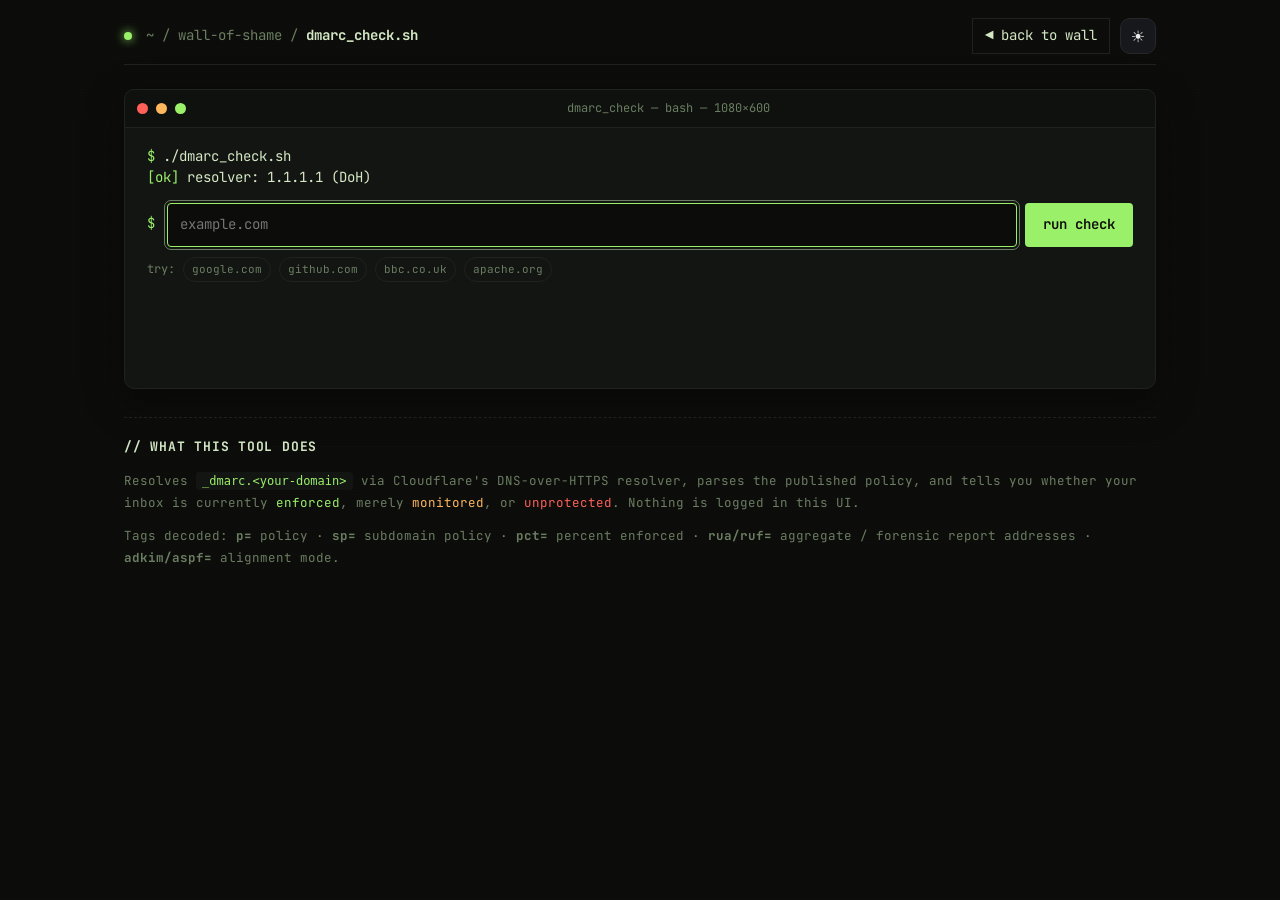
<file: docs/dmarc-check.html>
<!DOCTYPE html>
<html lang="en">
  <head>
    <meta charset="utf-8" />
    <meta name="viewport" content="width=device-width, initial-scale=1" />
    <title>DMARC checker (DNS-over-HTTPS) — DMARC Wall of Shame</title>
    <meta
      name="description"
      content="Look up _dmarc TXT for any domain via Cloudflare DNS-over-HTTPS. See if policy is reject, quarantine, none, or missing — free browser tool, no log."
    />
    <link rel="canonical" href="https://dmarcwallofshame.org/dmarc-check.html" />
    <meta property="og:type" content="website" />
    <meta property="og:site_name" content="DMARC Wall of Shame" />
    <meta property="og:title" content="DMARC policy checker (DoH)" />
    <meta
      property="og:description"
      content="Inspect _dmarc TXT records in the browser. Understand reject vs quarantine vs p=none vs no record."
    />
    <meta property="og:url" content="https://dmarcwallofshame.org/dmarc-check.html" />
    <meta name="twitter:card" content="summary" />
    <meta name="twitter:title" content="DMARC policy checker (DoH)" />
    <meta
      name="twitter:description"
      content="Inspect _dmarc TXT records in the browser using DNS-over-HTTPS."
    />
    <meta name="theme-color" content="#0c0d0a" />
    <link rel="icon" href="favicon.png" type="image/png" sizes="512x512" />
    <link rel="apple-touch-icon" href="favicon.png" />
    <link rel="preconnect" href="https://fonts.googleapis.com" />
    <link rel="preconnect" href="https://fonts.gstatic.com" crossorigin />
    <link
      href="https://fonts.googleapis.com/css2?family=JetBrains+Mono:wght@400;500;700&family=Geist:wght@400;500;600&display=swap"
      rel="stylesheet"
    />
    <link rel="stylesheet" href="css/site.css" />
    <script type="application/ld+json">
      {
        "@context": "https://schema.org",
        "@type": "WebApplication",
        "name": "DMARC Wall of Shame — domain checker",
        "url": "https://dmarcwallofshame.org/dmarc-check.html",
        "description": "Client-side DMARC record lookup via DNS-over-HTTPS (Cloudflare). Parses v=DMARC1 policy tags and explains enforcement posture.",
        "applicationCategory": "SecurityApplication",
        "browserRequirements": "Requires JavaScript. Uses public DNS-over-HTTPS API.",
        "offers": {
          "@type": "Offer",
          "price": "0",
          "priceCurrency": "USD"
        },
        "isPartOf": {
          "@type": "WebSite",
          "name": "DMARC Wall of Shame",
          "url": "https://dmarcwallofshame.org/"
        }
      }
    </script>
  </head>
  <body data-theme="dark">
    <noscript>
      <p class="noscript">This checker needs JavaScript to query DMARC records in your browser.</p>
    </noscript>
    <a class="skip-link" href="#domainInput">Skip to checker</a>
    <div class="scan" aria-hidden="true"></div>
    <main class="wrap" aria-labelledby="checkerTitle">
      <h1 class="sr-only" id="checkerTitle">DMARC policy checker</h1>
      <div class="topbar">
        <div class="left">
          <span class="dot" aria-hidden="true"></span>
          <span class="path" aria-hidden="true">~ / wall-of-shame / <b>dmarc_check.sh</b></span>
        </div>
        <div class="top-actions">
          <a class="back-btn" href="index.html">◀ back to wall</a>
          <button class="iconbtn" id="themeBtn" type="button" title="Toggle theme" aria-label="Toggle theme">◐</button>
        </div>
      </div>

      <section class="term-window" aria-labelledby="terminalTitle">
        <h2 class="sr-only" id="terminalTitle">Run a DMARC lookup</h2>
        <div class="term-chrome" aria-hidden="true">
          <span class="tlight r"></span><span class="tlight y"></span><span class="tlight g"></span>
          <span class="title">dmarc_check — bash — 1080×600</span>
        </div>
        <div class="term-body" id="termBody">
          <div aria-hidden="true">
            <span class="session-line"><span class="pmt">$</span> ./dmarc_check.sh</span>
            <span class="session-line"><span class="ok">[ok]</span> resolver: 1.1.1.1 (DoH)</span>
          </div>

          <form id="checkForm" class="check-form">
            <span class="dollar" aria-hidden="true">$</span>
            <label class="sr-only" for="domainInput">Domain to check</label>
            <input
              id="domainInput"
              type="text"
              placeholder="example.com"
              autocomplete="off"
              spellcheck="false"
              inputmode="url"
              aria-describedby="domainHelp"
              aria-errormessage="domainError"
              aria-invalid="false"
            />
            <button type="submit" id="runBtn" aria-controls="resultArea">run check</button>
          </form>
          <p class="sr-only" id="domainHelp">Enter a domain such as example.com, without a path or email address.</p>
          <p class="sr-only" id="domainError"></p>

          <div class="quick" id="quickPicks" role="group" aria-label="Example domains">
            <span class="mute">try:</span>
            <button type="button" class="chip" data-d="google.com" aria-label="Check google.com">google.com</button>
            <button type="button" class="chip" data-d="github.com" aria-label="Check github.com">github.com</button>
            <button type="button" class="chip" data-d="bbc.co.uk" aria-label="Check bbc.co.uk">bbc.co.uk</button>
            <button type="button" class="chip" data-d="apache.org" aria-label="Check apache.org">apache.org</button>
          </div>

          <div class="result-area" id="resultArea" role="status" aria-live="polite" aria-busy="false"></div>
        </div>
      </section>

      <div class="help" id="help">
        <h2>// what this tool does</h2>
        <p>
          Resolves <code>_dmarc.&lt;your-domain&gt;</code> via Cloudflare's DNS-over-HTTPS resolver, parses the published
          policy, and tells you whether your inbox is currently <span class="ok">enforced</span>, merely
          <span class="wn">monitored</span>, or <span class="hl">unprotected</span>. Nothing is logged in this UI.
        </p>
        <p>
          Tags decoded: <b>p=</b> policy · <b>sp=</b> subdomain policy · <b>pct=</b> percent enforced ·
          <b>rua/ruf=</b> aggregate / forensic report addresses · <b>adkim/aspf=</b> alignment mode.
        </p>
      </div>
    </main>
    <script src="js/shared.js"></script>
    <script src="js/dmarc-check.js"></script>
  </body>
</html>
</file>
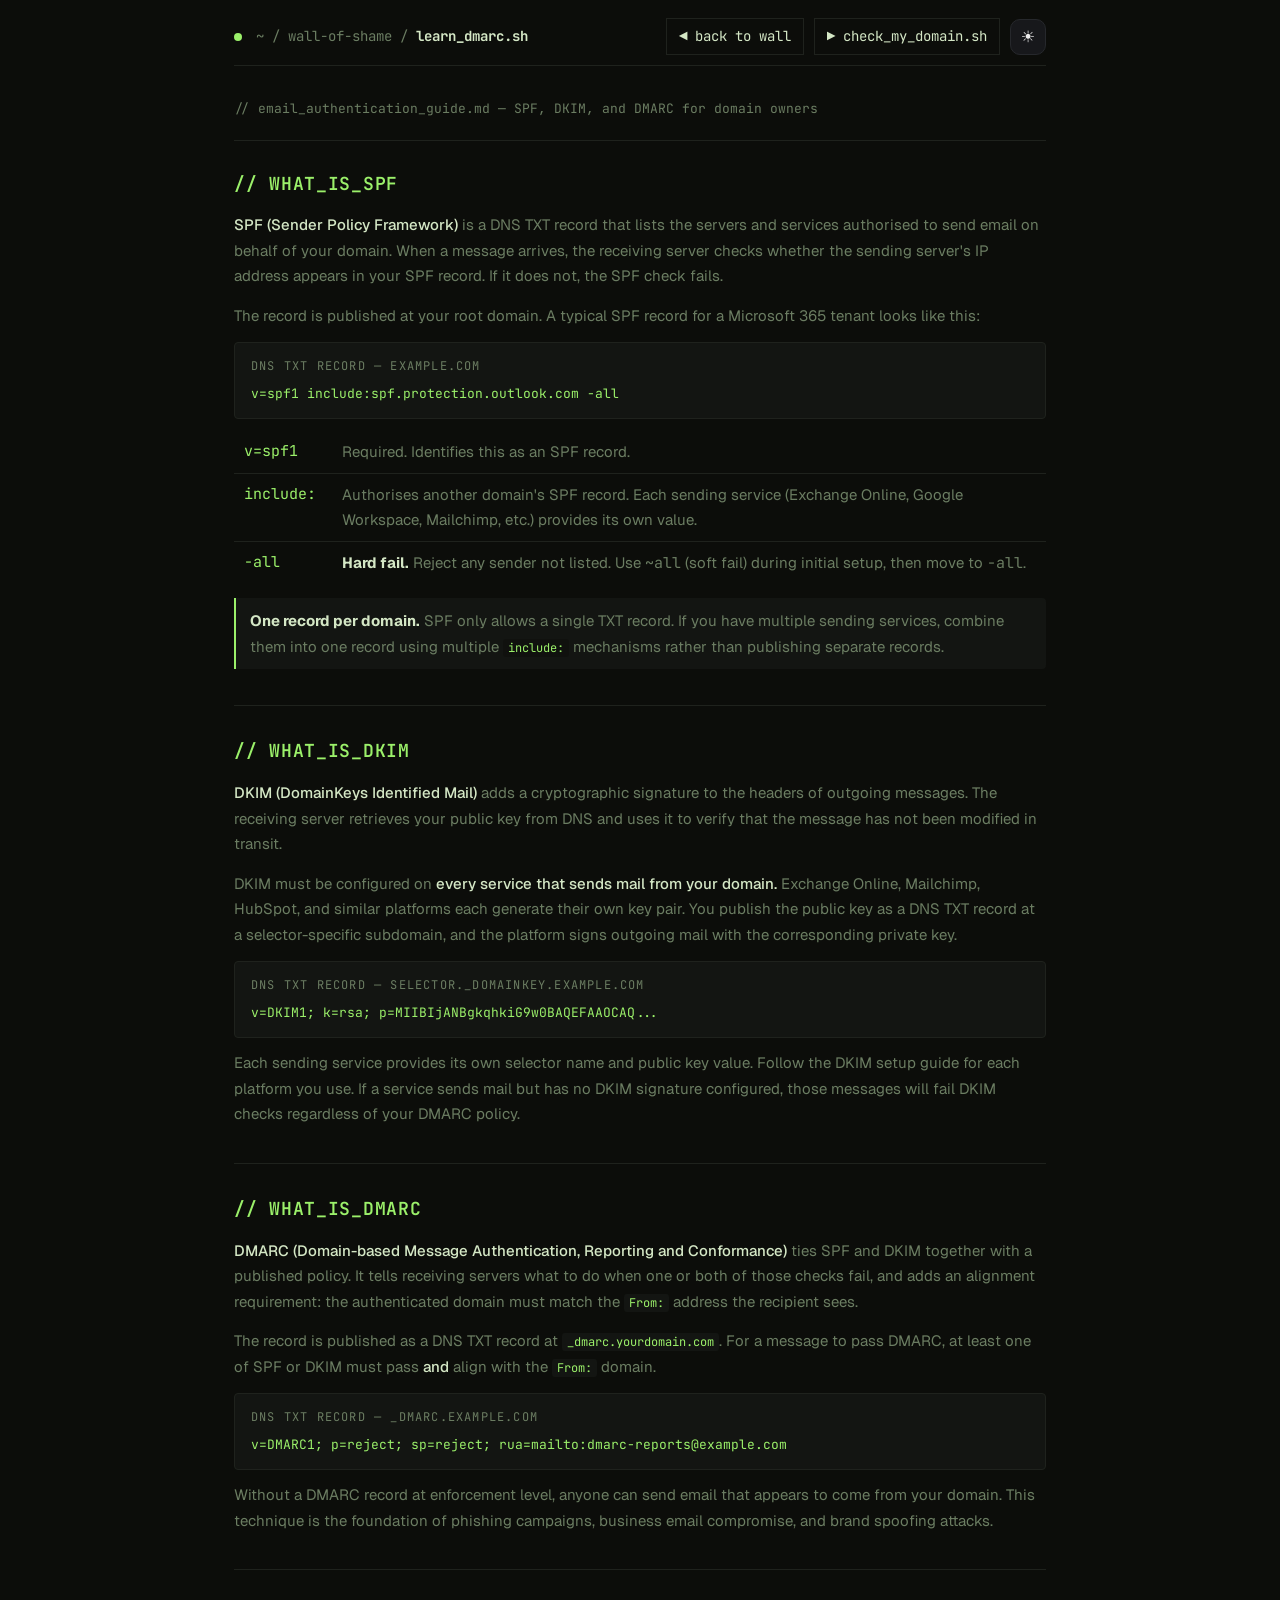
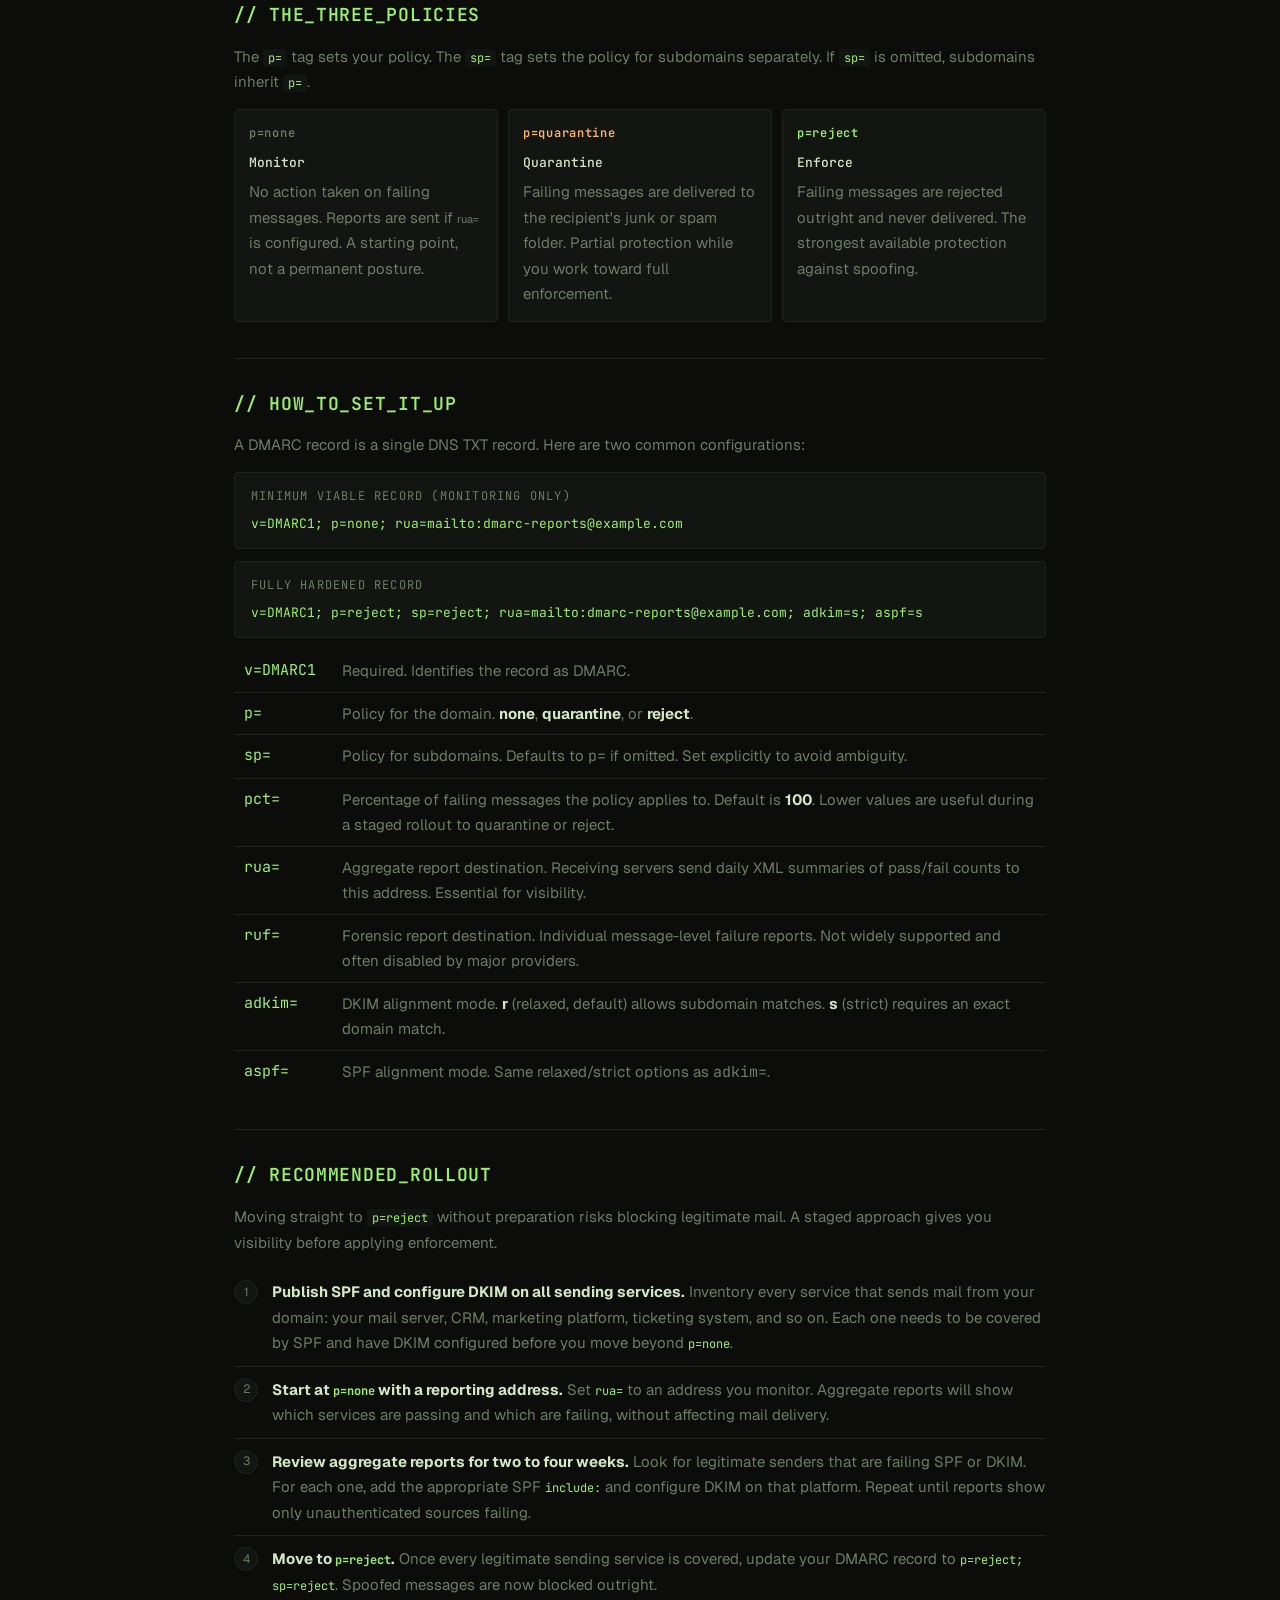
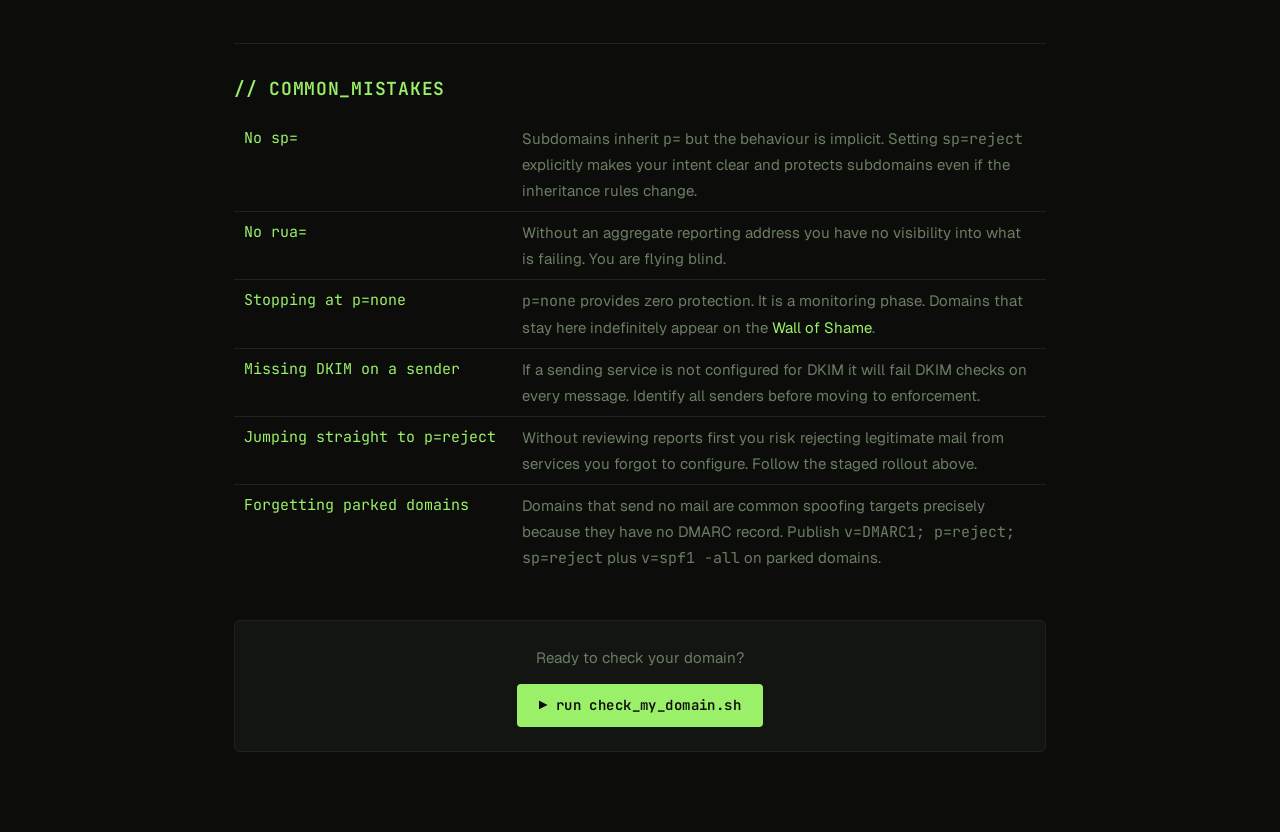
<file: docs/learn.html>
<!DOCTYPE html>
<html lang="en">
  <head>
    <meta charset="utf-8" />
    <meta name="viewport" content="width=device-width, initial-scale=1" />
    <title>What is DMARC? SPF, DKIM and email authentication explained — DMARC Wall of Shame</title>
    <meta
      name="description"
      content="Plain-language guide to SPF, DKIM, and DMARC. Learn what each protocol does, how to set up a DMARC record, and how to move from monitoring to full enforcement."
    />
    <link rel="canonical" href="https://dmarcwallofshame.org/learn.html" />
    <meta property="og:type" content="website" />
    <meta property="og:site_name" content="DMARC Wall of Shame" />
    <meta property="og:title" content="What is DMARC? SPF and DKIM explained" />
    <meta
      property="og:description"
      content="Plain-language guide to SPF, DKIM, and DMARC — what each protocol does and how to set up enforcement for your domain."
    />
    <meta property="og:url" content="https://dmarcwallofshame.org/learn.html" />
    <meta name="twitter:card" content="summary" />
    <meta name="twitter:title" content="What is DMARC? SPF and DKIM explained" />
    <meta
      name="twitter:description"
      content="Plain-language guide to SPF, DKIM, and DMARC — what each protocol does and how to set up enforcement."
    />
    <meta name="theme-color" content="#0c0d0a" />
    <link rel="icon" href="favicon.png" type="image/png" sizes="512x512" />
    <link rel="apple-touch-icon" href="favicon.png" />
    <link rel="preconnect" href="https://fonts.googleapis.com" />
    <link rel="preconnect" href="https://fonts.gstatic.com" crossorigin />
    <link
      href="https://fonts.googleapis.com/css2?family=JetBrains+Mono:wght@400;500;700&family=Geist:wght@400;500;600&display=swap"
      rel="stylesheet"
    />
    <link rel="stylesheet" href="css/learn.css" />
    <script type="application/ld+json">
      {
        "@context": "https://schema.org",
        "@type": "Article",
        "name": "What is DMARC? SPF, DKIM and email authentication explained",
        "url": "https://dmarcwallofshame.org/learn.html",
        "description": "Plain-language guide to SPF, DKIM, and DMARC for domain owners.",
        "isPartOf": {
          "@type": "WebSite",
          "name": "DMARC Wall of Shame",
          "url": "https://dmarcwallofshame.org/"
        }
      }
    </script>
  </head>
  <body data-theme="dark">
    <div class="scan"></div>
    <main class="wrap">
      <h1 class="sr-only">Email authentication guide: SPF, DKIM, and DMARC</h1>

      <div class="topbar">
        <div class="left">
          <span class="dot"></span>
          <span class="path">~ / wall-of-shame / <b>learn_dmarc.sh</b></span>
        </div>
        <div class="right">
          <a class="nav-btn" href="index.html">◀ back to wall</a>
          <a class="nav-btn" href="dmarc-check.html">▶ check_my_domain.sh</a>
          <button class="iconbtn" id="themeBtn" type="button" title="Toggle theme">◐</button>
        </div>
      </div>

      <div class="page-header">
        <p class="subtitle">// email_authentication_guide.md — SPF, DKIM, and DMARC for domain owners</p>
      </div>

      <!-- SPF -->
      <section class="section" aria-labelledby="spf-heading">
        <h2 class="sec-title" id="spf-heading">// what_is_spf</h2>
        <p class="sec-body">
          <strong>SPF (Sender Policy Framework)</strong> is a DNS TXT record that lists the servers and services
          authorised to send email on behalf of your domain. When a message arrives, the receiving server checks
          whether the sending server's IP address appears in your SPF record. If it does not, the SPF check fails.
        </p>
        <p class="sec-body">
          The record is published at your root domain. A typical SPF record for a Microsoft 365 tenant looks like this:
        </p>
        <pre class="code-block"><span class="label">DNS TXT record — example.com</span>v=spf1 include:spf.protection.outlook.com -all</pre>
        <table class="tag-table" aria-label="SPF tag reference">
          <tr>
            <td>v=spf1</td>
            <td>Required. Identifies this as an SPF record.</td>
          </tr>
          <tr>
            <td>include:</td>
            <td>Authorises another domain's SPF record. Each sending service (Exchange Online, Google Workspace, Mailchimp, etc.) provides its own value.</td>
          </tr>
          <tr>
            <td>-all</td>
            <td><b>Hard fail.</b> Reject any sender not listed. Use <code>~all</code> (soft fail) during initial setup, then move to <code>-all</code>.</td>
          </tr>
        </table>
        <div class="tip">
          <b>One record per domain.</b> SPF only allows a single TXT record. If you have multiple sending services, combine them into one record using multiple <code>include:</code> mechanisms rather than publishing separate records.
        </div>
      </section>

      <!-- DKIM -->
      <section class="section" aria-labelledby="dkim-heading">
        <h2 class="sec-title" id="dkim-heading">// what_is_dkim</h2>
        <p class="sec-body">
          <strong>DKIM (DomainKeys Identified Mail)</strong> adds a cryptographic signature to the headers of outgoing
          messages. The receiving server retrieves your public key from DNS and uses it to verify that the message has
          not been modified in transit.
        </p>
        <p class="sec-body">
          DKIM must be configured on <strong>every service that sends mail from your domain.</strong> Exchange Online,
          Mailchimp, HubSpot, and similar platforms each generate their own key pair. You publish the public key as a
          DNS TXT record at a selector-specific subdomain, and the platform signs outgoing mail with the corresponding
          private key.
        </p>
        <pre class="code-block"><span class="label">DNS TXT record — selector._domainkey.example.com</span>v=DKIM1; k=rsa; p=MIIBIjANBgkqhkiG9w0BAQEFAAOCAQ...</pre>
        <p class="sec-body">
          Each sending service provides its own selector name and public key value. Follow the DKIM setup guide for
          each platform you use. If a service sends mail but has no DKIM signature configured, those messages will
          fail DKIM checks regardless of your DMARC policy.
        </p>
      </section>

      <!-- DMARC -->
      <section class="section" aria-labelledby="dmarc-heading">
        <h2 class="sec-title" id="dmarc-heading">// what_is_dmarc</h2>
        <p class="sec-body">
          <strong>DMARC (Domain-based Message Authentication, Reporting and Conformance)</strong> ties SPF and DKIM
          together with a published policy. It tells receiving servers what to do when one or both of those checks fail,
          and adds an alignment requirement: the authenticated domain must match the <code>From:</code> address the
          recipient sees.
        </p>
        <p class="sec-body">
          The record is published as a DNS TXT record at <code>_dmarc.yourdomain.com</code>. For a message to pass
          DMARC, at least one of SPF or DKIM must pass <strong>and</strong> align with the <code>From:</code> domain.
        </p>
        <pre class="code-block"><span class="label">DNS TXT record — _dmarc.example.com</span>v=DMARC1; p=reject; sp=reject; rua=mailto:dmarc-reports@example.com</pre>
        <p class="sec-body">
          Without a DMARC record at enforcement level, anyone can send email that appears to come from your domain.
          This technique is the foundation of phishing campaigns, business email compromise, and brand spoofing attacks.
        </p>
      </section>

      <!-- Three policies -->
      <section class="section" aria-labelledby="policies-heading">
        <h2 class="sec-title" id="policies-heading">// the_three_policies</h2>
        <p class="sec-body">
          The <code>p=</code> tag sets your policy. The <code>sp=</code> tag sets the policy for subdomains separately.
          If <code>sp=</code> is omitted, subdomains inherit <code>p=</code>.
        </p>
        <div class="policy-grid">
          <div class="policy-card none">
            <span class="p-tag">p=none</span>
            <span class="p-name">Monitor</span>
            <span class="p-desc">No action taken on failing messages. Reports are sent if <code style="font:inherit;font-size:11px">rua=</code> is configured. A starting point, not a permanent posture.</span>
          </div>
          <div class="policy-card quarantine">
            <span class="p-tag">p=quarantine</span>
            <span class="p-name">Quarantine</span>
            <span class="p-desc">Failing messages are delivered to the recipient's junk or spam folder. Partial protection while you work toward full enforcement.</span>
          </div>
          <div class="policy-card reject">
            <span class="p-tag">p=reject</span>
            <span class="p-name">Enforce</span>
            <span class="p-desc">Failing messages are rejected outright and never delivered. The strongest available protection against spoofing.</span>
          </div>
        </div>
      </section>

      <!-- Setup -->
      <section class="section" aria-labelledby="setup-heading">
        <h2 class="sec-title" id="setup-heading">// how_to_set_it_up</h2>
        <p class="sec-body">
          A DMARC record is a single DNS TXT record. Here are two common configurations:
        </p>
        <pre class="code-block"><span class="label">Minimum viable record (monitoring only)</span>v=DMARC1; p=none; rua=mailto:dmarc-reports@example.com</pre>
        <pre class="code-block"><span class="label">Fully hardened record</span>v=DMARC1; p=reject; sp=reject; rua=mailto:dmarc-reports@example.com; adkim=s; aspf=s</pre>
        <table class="tag-table" aria-label="DMARC tag reference">
          <tr>
            <td>v=DMARC1</td>
            <td>Required. Identifies the record as DMARC.</td>
          </tr>
          <tr>
            <td>p=</td>
            <td>Policy for the domain. <b>none</b>, <b>quarantine</b>, or <b>reject</b>.</td>
          </tr>
          <tr>
            <td>sp=</td>
            <td>Policy for subdomains. Defaults to <code>p=</code> if omitted. Set explicitly to avoid ambiguity.</td>
          </tr>
          <tr>
            <td>pct=</td>
            <td>Percentage of failing messages the policy applies to. Default is <b>100</b>. Lower values are useful during a staged rollout to quarantine or reject.</td>
          </tr>
          <tr>
            <td>rua=</td>
            <td>Aggregate report destination. Receiving servers send daily XML summaries of pass/fail counts to this address. Essential for visibility.</td>
          </tr>
          <tr>
            <td>ruf=</td>
            <td>Forensic report destination. Individual message-level failure reports. Not widely supported and often disabled by major providers.</td>
          </tr>
          <tr>
            <td>adkim=</td>
            <td>DKIM alignment mode. <b>r</b> (relaxed, default) allows subdomain matches. <b>s</b> (strict) requires an exact domain match.</td>
          </tr>
          <tr>
            <td>aspf=</td>
            <td>SPF alignment mode. Same relaxed/strict options as <code>adkim=</code>.</td>
          </tr>
        </table>
      </section>

      <!-- Rollout -->
      <section class="section" aria-labelledby="rollout-heading">
        <h2 class="sec-title" id="rollout-heading">// recommended_rollout</h2>
        <p class="sec-body">
          Moving straight to <code>p=reject</code> without preparation risks blocking legitimate mail. A staged approach
          gives you visibility before applying enforcement.
        </p>
        <ol class="steps">
          <li>
            <div>
              <b>Publish SPF and configure DKIM on all sending services.</b> Inventory every service that sends mail from your domain: your mail server, CRM, marketing platform, ticketing system, and so on. Each one needs to be covered by SPF and have DKIM configured before you move beyond <code>p=none</code>.
            </div>
          </li>
          <li>
            <div>
              <b>Start at <code>p=none</code> with a reporting address.</b> Set <code>rua=</code> to an address you monitor. Aggregate reports will show which services are passing and which are failing, without affecting mail delivery.
            </div>
          </li>
          <li>
            <div>
              <b>Review aggregate reports for two to four weeks.</b> Look for legitimate senders that are failing SPF or DKIM. For each one, add the appropriate SPF <code>include:</code> and configure DKIM on that platform. Repeat until reports show only unauthenticated sources failing.
            </div>
          </li>
          <li>
            <div>
              <b>Move to <code>p=reject</code>.</b> Once every legitimate sending service is covered, update your DMARC record to <code>p=reject; sp=reject</code>. Spoofed messages are now blocked outright.
            </div>
          </li>
        </ol>
      </section>

      <!-- Common mistakes -->
      <section class="section" aria-labelledby="mistakes-heading">
        <h2 class="sec-title" id="mistakes-heading">// common_mistakes</h2>
        <table class="tag-table" aria-label="Common DMARC mistakes">
          <tr>
            <td>No <code>sp=</code></td>
            <td>Subdomains inherit <code>p=</code> but the behaviour is implicit. Setting <code>sp=reject</code> explicitly makes your intent clear and protects subdomains even if the inheritance rules change.</td>
          </tr>
          <tr>
            <td>No <code>rua=</code></td>
            <td>Without an aggregate reporting address you have no visibility into what is failing. You are flying blind.</td>
          </tr>
          <tr>
            <td>Stopping at <code>p=none</code></td>
            <td><code>p=none</code> provides zero protection. It is a monitoring phase. Domains that stay here indefinitely appear on the <a href="index.html">Wall of Shame</a>.</td>
          </tr>
          <tr>
            <td>Missing DKIM on a sender</td>
            <td>If a sending service is not configured for DKIM it will fail DKIM checks on every message. Identify all senders before moving to enforcement.</td>
          </tr>
          <tr>
            <td>Jumping straight to <code>p=reject</code></td>
            <td>Without reviewing reports first you risk rejecting legitimate mail from services you forgot to configure. Follow the staged rollout above.</td>
          </tr>
          <tr>
            <td>Forgetting parked domains</td>
            <td>Domains that send no mail are common spoofing targets precisely because they have no DMARC record. Publish <code>v=DMARC1; p=reject; sp=reject</code> plus <code>v=spf1 -all</code> on parked domains.</td>
          </tr>
        </table>
      </section>

      <!-- CTA -->
      <div class="cta-block">
        <p>Ready to check your domain?</p>
        <a class="cta-link" href="dmarc-check.html">▶ run check_my_domain.sh</a>
      </div>
    </main>

    <script>
      (() => {
        const btn = document.getElementById("themeBtn");
        const setTheme = (t) => {
          document.body.dataset.theme = t;
          btn.textContent = t === "dark" ? "☀" : "◐";
          try { localStorage.setItem("cn_theme", t); } catch (e) {}
        };
        setTheme(localStorage.getItem("cn_theme") || "dark");
        btn.onclick = () => setTheme(document.body.dataset.theme === "dark" ? "light" : "dark");
      })();
    </script>
  </body>
</html>
</file>
<file: docs/css/site.css>
:root {
  --bg: #0c0d0a;
  --bg2: #131512;
  --line: #1f221d;
  --ink: #d4e7c5;
  --ink-mute: #6b7d62;
  --accent: #9bf06a;
  --shame: #ff6058;
  --warn: #ffb75e;
  --good: #9bf06a;
  --pill-bg: #17181b;
  --pill-line: #26282c;
  --pill-ink: #ececec;
  --pill-mute: #8a8d92;
}
[data-theme="light"] {
  --bg: #f4f3ee;
  --bg2: #eae8df;
  --line: #c8c5b6;
  --ink: #1c1d18;
  --ink-mute: #66695a;
  --accent: #2a6f1a;
  --shame: #b32619;
  --warn: #8a6a14;
  --good: #2a6f1a;
  --pill-bg: #ffffff;
  --pill-line: #e5e3dc;
  --pill-ink: #15161a;
  --pill-mute: #6c6f73;
}
* {
  box-sizing: border-box;
}
html,
body {
  margin: 0;
  padding: 0;
}
body {
  background: var(--bg);
  color: var(--ink);
  font-family: "JetBrains Mono", ui-monospace, Menlo, monospace;
  font-size: 13px;
  line-height: 1.5;
}
.sr-only {
  position: absolute;
  width: 1px;
  height: 1px;
  padding: 0;
  margin: -1px;
  overflow: hidden;
  clip: rect(0, 0, 0, 0);
  white-space: nowrap;
  border: 0;
}
.skip-link {
  position: fixed;
  top: 10px;
  left: 10px;
  z-index: 20;
  transform: translateY(-160%);
  background: var(--accent);
  color: var(--bg);
  padding: 8px 12px;
  border-radius: 4px;
  font-weight: 700;
  text-decoration: none;
}
.skip-link:focus {
  transform: translateY(0);
}
.noscript {
  position: relative;
  z-index: 3;
  max-width: 900px;
  margin: 16px auto;
  padding: 10px 14px;
  border: 1px solid var(--warn);
  background: var(--bg2);
  color: var(--ink);
}
a:focus-visible,
button:focus-visible,
input:focus-visible,
select:focus-visible,
summary:focus-visible,
[tabindex]:focus-visible {
  outline: 1px solid var(--ink-mute);
  outline-offset: 2px;
}
.site-disclaimer {
  margin-top: 24px;
  padding: 14px 16px;
  border: 1px dashed var(--line);
  border-radius: 8px;
  background: var(--bg2);
  color: var(--ink-mute);
  font-size: 12px;
  line-height: 1.65;
}
.site-disclaimer summary {
  cursor: pointer;
  color: var(--ink);
  font-weight: 600;
}
.site-disclaimer a {
  color: var(--accent);
}
.scan {
  position: fixed;
  inset: 0;
  pointer-events: none;
  z-index: 1;
  background: repeating-linear-gradient(
    0deg,
    rgba(255, 255, 255, 0.012) 0,
    rgba(255, 255, 255, 0.012) 1px,
    transparent 1px,
    transparent 3px
  );
  mix-blend-mode: overlay;
}
[data-theme="light"] .scan {
  display: none;
}

.term {
  max-width: 1600px;
  margin: 0 auto;
  padding: 18px 32px 60px;
  position: relative;
  z-index: 2;
}
.bar {
  display: flex;
  justify-content: space-between;
  align-items: center;
  border-bottom: 1px solid var(--line);
  padding-bottom: 10px;
  gap: 12px;
  flex-wrap: wrap;
}
.bar .left {
  display: flex;
  gap: 14px;
  align-items: center;
  min-width: 0;
  flex: 1;
}
.bar .right-actions {
  display: flex;
  gap: 10px;
  align-items: center;
  flex-wrap: wrap;
}
.iconbtn.theme-inline {
  width: 32px;
  height: 32px;
  font-size: 14px;
  margin-left: auto;
}
@media (max-width: 760px) {
  .bar .right-actions {
    width: 100%;
    order: 3;
  }
}
.dot {
  width: 8px;
  height: 8px;
  border-radius: 50%;
  background: var(--accent);
  box-shadow: 0 0 10px var(--accent);
  animation: blink 1.4s infinite;
  flex: none;
}
@keyframes blink {
  50% {
    opacity: 0.35;
  }
}
.path {
  color: var(--ink-mute);
  white-space: nowrap;
  overflow: hidden;
  text-overflow: ellipsis;
}
.path b {
  color: var(--ink);
}

.pill {
  border: 1px solid var(--pill-line);
  background: var(--pill-bg);
  color: var(--pill-mute);
  padding: 6px 12px;
  border-radius: 999px;
  font-size: 11px;
  display: inline-flex;
  align-items: center;
  gap: 8px;
  font-family: "Geist", system-ui, sans-serif;
}
.pill .live-dot {
  width: 6px;
  height: 6px;
  border-radius: 50%;
  background: var(--good);
  box-shadow: 0 0 8px var(--good);
  animation: blink 1.4s infinite;
}
.pill b {
  color: var(--pill-ink);
  font-weight: 600;
}

.iconbtn {
  border: 1px solid var(--pill-line);
  background: var(--pill-bg);
  color: var(--pill-ink);
  width: 36px;
  height: 36px;
  border-radius: 10px;
  display: grid;
  place-items: center;
  cursor: pointer;
  font-size: 16px;
  font-family: "Geist", system-ui, sans-serif;
}
.iconbtn:hover {
  background: var(--bg2);
}

.launch-btn {
  border: 1px solid var(--accent);
  background: transparent;
  color: var(--accent);
  font: inherit;
  font-family: "JetBrains Mono", monospace;
  padding: 8px 14px;
  cursor: pointer;
  border-radius: 6px;
  display: inline-flex;
  align-items: center;
  gap: 6px;
  text-decoration: none;
  font-size: 12px;
}
.launch-btn:hover {
  background: var(--accent);
  color: var(--bg);
}

.ascii {
  color: var(--accent);
  white-space: pre;
  font-size: 11px;
  line-height: 1.1;
  margin: 18px 0 8px;
  user-select: none;
}

.session {
  margin: 10px 0 14px;
  color: var(--ink-mute);
  font-size: 12.5px;
  line-height: 1.65;
  min-height: calc(6em * 1.65);
}
.session .ln {
  display: block;
}
.session .pmt {
  color: var(--accent);
}
.session .ok {
  color: var(--good);
}
.session .hl {
  color: var(--shame);
}
.session .wn {
  color: var(--warn);
}
.cursor::after {
  content: "▍";
  color: var(--accent);
  margin-left: 2px;
  animation: blink 1s infinite;
}

.grid {
  display: grid;
  grid-template-columns: repeat(3, 1fr);
  gap: 10px;
  margin: 14px 0 18px;
}
.cell {
  border: 1px solid var(--line);
  padding: 12px;
  background: var(--bg2);
}
.cell .k {
  color: var(--ink-mute);
  font-size: 11px;
  letter-spacing: 0.08em;
  text-transform: uppercase;
}
.cell .v {
  font-size: 26px;
  margin-top: 6px;
  font-weight: 500;
}
.cell.s .v {
  color: var(--shame);
}
.cell.w .v {
  color: var(--warn);
}
.cell.g .v {
  color: var(--accent);
}

.controls {
  display: flex;
  flex-wrap: wrap;
  align-items: stretch;
  gap: 8px;
  border-top: 1px dashed var(--line);
  border-bottom: 1px dashed var(--line);
  padding: 10px 0;
  margin-bottom: 8px;
}
.filter-toggle {
  display: none;
}
.controls .filters {
  display: flex;
  flex-wrap: wrap;
  align-items: stretch;
  gap: 8px;
  flex: 1 1 auto;
  min-width: 0;
}
.controls .input {
  flex: 1 1 240px;
  min-width: 0;
}
.input {
  display: flex;
  align-items: center;
  gap: 8px;
  padding: 6px 10px;
  border: 1px solid var(--line);
  background: var(--bg2);
}
.input::before {
  content: "$";
  color: var(--accent);
}
.input input {
  flex: 1;
  background: transparent;
  border: 0;
  color: var(--ink);
  font: inherit;
  outline: none;
  padding: 4px 0;
  caret-color: var(--accent);
}
.input input:focus-visible {
  outline: 1px solid var(--ink-mute);
  outline-offset: 2px;
}
.seg {
  display: flex;
  border: 1px solid var(--line);
}
.seg button {
  background: transparent;
  border: 0;
  border-right: 1px solid var(--line);
  color: var(--ink);
  font: inherit;
  padding: 4px 9px;
  cursor: pointer;
}
.seg button:last-child {
  border-right: 0;
}
.seg button.on {
  background: var(--bg2);
  box-shadow: inset 0 -2px 0 var(--accent);
  color: var(--accent);
}
.select {
  background: var(--bg2);
  border: 1px solid var(--line);
  color: var(--ink);
  font: inherit;
  padding: 6px 10px;
  cursor: pointer;
}
.clear-filters {
  padding-inline: 10px;
}

.results-table {
  width: 100%;
  border-collapse: collapse;
  table-layout: fixed;
  font-size: 12px;
  line-height: 1.2;
  scroll-margin-top: 8px;
}
.results-table:focus {
  outline: 1px solid var(--ink-mute);
  outline-offset: 3px;
}
.results-table thead th {
  color: var(--ink-mute);
  font-size: 10px;
  letter-spacing: 0.08em;
  text-transform: uppercase;
  border-bottom: 1px solid var(--line);
  background: var(--bg);
  font-weight: 400;
  text-align: left;
  position: sticky;
  top: 0;
  z-index: 2;
}
.results-table th,
.results-table td {
  padding: 2px 8px;
  vertical-align: middle;
}
.results-table .col-nm {
  width: 28%;
}
.results-table .col-dm {
  width: 24%;
}
.results-table .col-tld {
  width: 64px;
}
.results-table .col-ind {
  width: 20%;
}
.results-table .col-ts {
  width: 90px;
}
.row th,
.row td {
  border-bottom: 1px solid var(--line);
}
.row th {
  font-weight: 400;
  text-align: left;
}
.row:hover th,
.row:hover td {
  background: var(--bg2);
}
.row .nm {
  color: var(--ink);
  white-space: nowrap;
  overflow: hidden;
  text-overflow: ellipsis;
}
.row .dm {
  color: var(--accent);
  white-space: nowrap;
  overflow: hidden;
  text-overflow: ellipsis;
}
.row .dm a {
  color: inherit;
  text-decoration: none;
}
.row .dm a:hover {
  text-decoration: underline;
}
.row .tld {
  color: var(--ink-mute);
}
.row .ind {
  color: var(--ink-mute);
  white-space: nowrap;
  overflow: hidden;
  text-overflow: ellipsis;
}
.row .ind.empty::before {
  content: "—";
  color: var(--line);
}
.row .st {
  font-size: 10px;
  padding: 0 6px;
  display: inline-block;
  border: 1px solid currentColor;
  line-height: 1.5;
}
.row .st.no {
  color: var(--shame);
}
.row .st.pn {
  color: var(--warn);
}
.row .ts {
  color: var(--ink-mute);
  font-size: 11px;
}

.pager {
  display: flex;
  justify-content: space-between;
  align-items: center;
  padding: 12px 0 4px;
  color: var(--ink-mute);
  flex-wrap: wrap;
  gap: 10px;
}
.pager .nav {
  display: flex;
  align-items: center;
  gap: 6px;
}
.pager #pageLabel {
  display: inline-flex;
  align-items: center;
  min-height: calc(1em + 10px);
  white-space: nowrap;
}
.toolbtn {
  background: transparent;
  border: 1px solid var(--line);
  color: var(--ink);
  font: inherit;
  padding: 4px 10px;
  cursor: pointer;
}
.toolbtn:hover {
  border-color: var(--accent);
  color: var(--accent);
}
.toolbtn:disabled {
  color: var(--ink-mute);
  border-color: var(--line);
  cursor: not-allowed;
  opacity: 0.55;
}

.footrow {
  display: flex;
  justify-content: space-between;
  align-items: center;
  margin-top: 18px;
  padding-top: 14px;
  border-top: 1px dashed var(--line);
  color: var(--ink-mute);
  flex-wrap: wrap;
  gap: 10px;
}

.empty,
.loading {
  padding: 60px 0;
  text-align: center;
  color: var(--ink-mute);
}
.pmt,
.ok {
  color: var(--good);
}
.hl {
  color: var(--shame);
}
.wn {
  color: var(--warn);
}
.mute {
  color: var(--ink-mute);
}
.loading::after {
  content: " ▍";
  color: var(--accent);
  animation: blink 1s infinite;
}

.wrap {
  max-width: 1080px;
  margin: 0 auto;
  padding: 18px 24px 60px;
  position: relative;
  z-index: 2;
}

.topbar {
  display: flex;
  justify-content: space-between;
  align-items: center;
  border-bottom: 1px solid var(--line);
  padding-bottom: 10px;
  gap: 12px;
  flex-wrap: wrap;
}
.topbar .left,
.top-actions {
  display: flex;
  gap: 10px;
  align-items: center;
}
.topbar .left {
  gap: 14px;
}
.back-btn {
  border: 1px solid var(--line);
  background: transparent;
  color: var(--ink);
  font: inherit;
  padding: 6px 12px;
  cursor: pointer;
  text-decoration: none;
  display: inline-flex;
  align-items: center;
  gap: 6px;
}
.back-btn:hover {
  border-color: var(--accent);
  color: var(--accent);
}

.term-window {
  margin: 24px 0;
  border: 1px solid var(--line);
  border-radius: 10px;
  background: var(--bg2);
  overflow: hidden;
  box-shadow: 0 12px 40px rgba(0, 0, 0, 0.4);
}
[data-theme="light"] .term-window {
  box-shadow: 0 8px 24px rgba(0, 0, 0, 0.08);
}
.term-chrome {
  display: flex;
  align-items: center;
  gap: 8px;
  padding: 9px 12px;
  border-bottom: 1px solid var(--line);
  background: rgba(0, 0, 0, 0.2);
}
[data-theme="light"] .term-chrome {
  background: rgba(0, 0, 0, 0.04);
}
.tlight {
  width: 11px;
  height: 11px;
  border-radius: 50%;
}
.tlight.r {
  background: #ff6058;
}
.tlight.y {
  background: #ffb75e;
}
.tlight.g {
  background: #9bf06a;
}
.term-chrome .title {
  flex: 1;
  text-align: center;
  color: var(--ink-mute);
  font-size: 12px;
}
.term-body {
  padding: 18px 22px;
  min-height: 260px;
}
.session-line {
  display: block;
  white-space: pre-wrap;
  word-break: break-word;
}

.check-form {
  margin-top: 14px;
  display: flex;
  gap: 8px;
  align-items: stretch;
}
.check-form .dollar {
  color: var(--accent);
  padding: 10px 4px 10px 0;
  user-select: none;
}
.check-form input {
  flex: 1;
  background: var(--bg);
  border: 1px solid var(--line);
  color: var(--ink);
  font: inherit;
  padding: 10px 12px;
  outline: none;
  caret-color: var(--accent);
  border-radius: 4px;
}
.check-form input:focus {
  border-color: var(--accent);
}
.check-form input:focus-visible {
  outline: 1px solid var(--ink-mute);
  outline-offset: 2px;
}
.check-form button {
  background: var(--accent);
  color: var(--bg);
  border: 0;
  font: inherit;
  font-weight: 600;
  padding: 10px 18px;
  cursor: pointer;
  border-radius: 4px;
}
.check-form button:hover {
  filter: brightness(1.1);
}
.check-form button:disabled {
  opacity: 0.5;
  cursor: wait;
}

.quick {
  margin-top: 10px;
  color: var(--ink-mute);
  font-size: 12px;
  display: flex;
  gap: 8px;
  flex-wrap: wrap;
  align-items: center;
}
.quick .chip {
  background: transparent;
  border: 1px solid var(--line);
  color: var(--ink-mute);
  font: inherit;
  font-size: 11px;
  padding: 3px 8px;
  cursor: pointer;
  border-radius: 999px;
}
.quick .chip:hover {
  border-color: var(--accent);
  color: var(--accent);
}
.quick .chip:disabled {
  cursor: wait;
  opacity: 0.55;
}
.result-area {
  margin-top: 14px;
}

.verdict {
  margin: 18px 0 6px;
  border: 1px solid var(--line);
  padding: 16px 18px;
  border-radius: 6px;
  background: var(--bg);
}
.verdict.ok {
  border-color: var(--good);
}
.verdict.warn {
  border-color: var(--warn);
}
.verdict.bad {
  border-color: var(--shame);
}
.verdict h3 {
  margin: 0 0 6px;
  font-size: 14px;
  letter-spacing: 0.04em;
  text-transform: uppercase;
}
.verdict.ok h3 {
  color: var(--good);
}
.verdict.warn h3 {
  color: var(--warn);
}
.verdict.bad h3 {
  color: var(--shame);
}
.verdict p {
  margin: 0;
  color: var(--ink-mute);
  font-size: 13px;
  line-height: 1.6;
}
.verdict p b {
  color: var(--ink);
}
.verdict:focus {
  outline: 1px solid var(--ink-mute);
  outline-offset: 2px;
}

.record-box {
  margin-top: 14px;
  background: var(--bg);
  border: 1px dashed var(--line);
  padding: 12px 14px;
  font-size: 12.5px;
  word-break: break-all;
  border-radius: 4px;
}
.record-box .lab {
  color: var(--ink-mute);
  margin-bottom: 4px;
  font-size: 11px;
  letter-spacing: 0.08em;
  text-transform: uppercase;
}
.record-box code {
  color: var(--accent);
}

.tags-row {
  display: flex;
  flex-wrap: wrap;
  gap: 6px;
  margin-top: 10px;
}
.tag {
  border: 1px solid var(--line);
  padding: 3px 8px;
  font-size: 11px;
  color: var(--ink-mute);
  border-radius: 4px;
}
.tag b {
  color: var(--ink);
}
.tag.bad {
  color: var(--shame);
  border-color: var(--shame);
}
.tag.bad b {
  color: var(--shame);
}
.tag.ok {
  color: var(--good);
  border-color: var(--good);
}
.tag.ok b {
  color: var(--good);
}

.actions {
  display: flex;
  gap: 10px;
  margin-top: 14px;
  flex-wrap: wrap;
}
.actions a,
.actions button {
  background: transparent;
  border: 1px solid var(--line);
  color: var(--ink);
  font: inherit;
  padding: 6px 12px;
  cursor: pointer;
  text-decoration: none;
  border-radius: 4px;
}
.actions a:hover,
.actions button:hover {
  border-color: var(--accent);
  color: var(--accent);
}

.help {
  margin-top: 28px;
  color: var(--ink-mute);
  font-size: 12.5px;
  line-height: 1.7;
  border-top: 1px dashed var(--line);
  padding-top: 18px;
}
.help h2 {
  margin: 0 0 8px;
  color: var(--ink);
  font-size: 13px;
  letter-spacing: 0.06em;
  text-transform: uppercase;
}
.help code {
  color: var(--accent);
  background: var(--bg2);
  padding: 2px 6px;
  border-radius: 3px;
  font-size: 12px;
}

@media (max-width: 760px) {
  .grid {
    grid-template-columns: repeat(3, 1fr);
  }
  .controls .filter-toggle {
    display: inline-flex;
    align-items: center;
    gap: 6px;
    background: var(--bg2);
    border: 1px solid var(--line);
    color: var(--ink);
    font: inherit;
    padding: 6px 12px;
    cursor: pointer;
    flex: 0 0 auto;
  }
  .filter-toggle .dotbadge {
    width: 6px;
    height: 6px;
    border-radius: 50%;
    background: var(--accent);
    display: none;
  }
  .filter-toggle.active .dotbadge {
    display: inline-block;
  }
  .controls .filters {
    display: none;
    flex-direction: column;
    flex-basis: 100%;
    width: 100%;
    gap: 8px;
    padding-top: 4px;
  }
  .controls.open .filters {
    display: flex;
  }
  .controls .filters .seg,
  .controls .filters .select {
    width: 100%;
  }
  .controls .filters .seg button {
    flex: 1;
  }
  .results-table .col-nm {
    width: auto;
  }
  .results-table .col-dm {
    width: 36%;
  }
  .results-table thead th,
  .results-table td {
    padding: 2px 6px;
  }
  .results-table .col-tld {
    width: 52px;
  }
  .results-table thead th:nth-child(5),
  .results-table td:nth-child(5) {
    width: 76px;
  }
  .results-table .col-ind,
  .row .ind,
  .results-table .col-ts,
  .row .ts {
    display: none;
  }
  .ascii {
    font-size: 9px;
  }
  .topbar .left {
    min-width: 0;
  }
  .top-actions {
    width: 100%;
    justify-content: flex-start;
  }
}

@media (max-width: 600px) {
  .check-form {
    flex-direction: column;
  }
  .check-form .dollar {
    display: none;
  }
}

@media (prefers-reduced-motion: reduce) {
  *,
  *::before,
  *::after {
    animation-duration: 0.001ms !important;
    animation-iteration-count: 1 !important;
    scroll-behavior: auto !important;
  }
}

@media (min-width: 761px) {
  body {
    font-size: 14px;
    line-height: 1.55;
  }
  .site-disclaimer {
    font-size: 13px;
  }
  .pill {
    font-size: 12px;
  }
  .launch-btn {
    font-size: 13px;
  }
  .ascii {
    font-size: 12px;
  }
  .session {
    font-size: 13px;
  }
  .cell .k {
    font-size: 12px;
  }
  .cell .v {
    font-size: 28px;
  }
  .results-table {
    font-size: 12px;
  }
  .results-table thead th {
    font-size: 10px;
  }
  .row .st {
    font-size: 11px;
  }
  .row .ts {
    font-size: 12px;
  }
}
</file>
<file: docs/css/learn.css>
:root {
  --bg: #0c0d0a;
  --bg2: #131512;
  --line: #1f221d;
  --ink: #d4e7c5;
  --ink-mute: #6b7d62;
  --accent: #9bf06a;
  --shame: #ff6058;
  --warn: #ffb75e;
  --good: #9bf06a;
  --pill-bg: #17181b;
  --pill-line: #26282c;
  --pill-ink: #ececec;
}
[data-theme="light"] {
  color-scheme: light;
  --bg: #eeede9;
  --bg2: #f7f6f3;
  --line: #d5d5d0;
  --ink: #353a40;
  --ink-mute: #626870;
  --accent: #3d6c54;
  --shame: #a34440;
  --warn: #795c20;
  --good: #3d6c54;
  --pill-bg: #faf9f6;
  --pill-line: #d5d5d0;
  --pill-ink: #353a40;
  --pill-mute: #626870;
  --control-line: #7c807c;
  --selected-bg: #e4ebe5;
  --bad-bg: #f1e3e0;
  --warn-bg: #eee7d8;
}
* {
  box-sizing: border-box;
}
html,
body {
  margin: 0;
  padding: 0;
}
body {
  background: var(--bg);
  color: var(--ink);
  font-family: "JetBrains Mono", ui-monospace, Menlo, monospace;
  font-size: 13px;
  line-height: 1.6;
  min-height: 100vh;
}
.sr-only {
  position: absolute;
  width: 1px;
  height: 1px;
  padding: 0;
  margin: -1px;
  overflow: hidden;
  clip: rect(0, 0, 0, 0);
  white-space: nowrap;
  border: 0;
}
.scan {
  display: none;
}

.wrap {
  max-width: 860px;
  margin: 0 auto;
  padding: 18px 24px 80px;
  position: relative;
  z-index: 2;
}

/* ---- Top bar ---- */
.topbar {
  display: flex;
  justify-content: space-between;
  align-items: center;
  border-bottom: 1px solid var(--line);
  padding-bottom: 10px;
  gap: 12px;
  flex-wrap: wrap;
}
.topbar .left {
  display: flex;
  gap: 14px;
  align-items: center;
}
.topbar .right {
  display: flex;
  gap: 10px;
  align-items: center;
}
.dot {
  width: 8px;
  height: 8px;
  border-radius: 50%;
  background: var(--accent);
}
.path {
  color: var(--ink-mute);
}
.path b {
  color: var(--ink);
}
.iconbtn {
  border: 1px solid var(--pill-line);
  background: var(--pill-bg);
  color: var(--pill-ink);
  width: 36px;
  height: 36px;
  border-radius: 10px;
  display: grid;
  place-items: center;
  cursor: pointer;
  font-size: 16px;
  font-family: "Geist", system-ui, sans-serif;
}
.iconbtn:hover {
  background: var(--bg2);
}
.nav-btn {
  border: 1px solid var(--line);
  background: transparent;
  color: var(--ink);
  font: inherit;
  padding: 6px 12px;
  cursor: pointer;
  text-decoration: none;
  display: inline-flex;
  align-items: center;
  gap: 6px;
}
.nav-btn:hover {
  border-color: var(--accent);
  color: var(--accent);
}

/* ---- Page header ---- */
.page-header {
  margin: 32px 0 28px;
  border-bottom: 1px dashed var(--line);
  padding-bottom: 20px;
}
.page-header h1 {
  font-size: 18px;
  margin: 0 0 6px;
  color: var(--ink);
  font-weight: 600;
  letter-spacing: 0.04em;
}
.page-header .subtitle {
  color: var(--ink-mute);
  font-size: 12.5px;
  margin: 0;
}

/* ---- Content sections ---- */
.section {
  margin-bottom: 36px;
}
.section + .section {
  border-top: 1px dashed var(--line);
  padding-top: 30px;
}
.sec-title {
  font-size: 18px;
  letter-spacing: 0.04em;
  text-transform: uppercase;
  color: var(--accent);
  margin: 0 0 14px;
  font-weight: 600;
}
.sec-body {
  color: var(--ink-mute);
  font-size: 13px;
  line-height: 1.75;
  margin: 0 0 14px;
}
.sec-body:last-child {
  margin-bottom: 0;
}
.sec-body b,
.sec-body strong {
  color: var(--ink);
  font-weight: 500;
}
.sec-body code {
  color: var(--accent);
  background: var(--bg2);
  padding: 1px 5px;
  border-radius: 3px;
  font-size: 12px;
}
.sec-body a {
  color: var(--accent);
  text-decoration: none;
}
.sec-body a:hover {
  text-decoration: underline;
}

/* ---- Code / DNS record blocks ---- */
.code-block {
  background: var(--bg2);
  border: 1px solid var(--line);
  border-radius: 4px;
  padding: 14px 16px;
  margin: 12px 0;
  overflow-x: auto;
  font-size: 12.5px;
  color: var(--accent);
  white-space: pre-wrap;
  word-break: break-all;
}
.code-block .label {
  display: block;
  font-size: 10px;
  letter-spacing: 0.1em;
  text-transform: uppercase;
  color: var(--ink-mute);
  margin-bottom: 6px;
}

/* ---- Tag table ---- */
.tag-table {
  width: 100%;
  border-collapse: collapse;
  margin: 12px 0;
  font-size: 12.5px;
}
.tag-table tr {
  border-bottom: 1px solid var(--line);
}
.tag-table tr:last-child {
  border-bottom: 0;
}
.tag-table td {
  padding: 8px 10px;
  vertical-align: top;
}
.tag-table td:first-child {
  color: var(--accent);
  white-space: nowrap;
  padding-right: 16px;
  width: 1%;
}
.tag-table td:last-child {
  color: var(--ink-mute);
}
.tag-table td:last-child b {
  color: var(--ink);
}
.tag-table a {
  color: var(--accent);
  text-decoration: none;
}
.tag-table a:hover {
  text-decoration: underline;
}

/* ---- Policy cards ---- */
.policy-grid {
  display: grid;
  grid-template-columns: repeat(3, 1fr);
  gap: 10px;
  margin: 14px 0;
}
.policy-card {
  border: 1px solid var(--line);
  padding: 14px;
  border-radius: 4px;
  background: var(--bg2);
}
.policy-card .p-tag {
  font-size: 11px;
  letter-spacing: 0.06em;
  font-weight: 600;
  margin-bottom: 8px;
  display: block;
}
.policy-card.none .p-tag { color: var(--ink-mute); }
.policy-card.quarantine .p-tag { color: var(--warn); }
.policy-card.reject .p-tag { color: var(--good); }
.policy-card .p-name {
  font-size: 12px;
  color: var(--ink);
  font-weight: 500;
  margin-bottom: 6px;
  display: block;
}
.policy-card .p-desc {
  font-size: 12px;
  color: var(--ink-mute);
  line-height: 1.65;
}

/* ---- Tip / callout box ---- */
.tip {
  border-left: 2px solid var(--accent);
  padding: 10px 14px;
  background: var(--bg2);
  color: var(--ink-mute);
  font-size: 12.5px;
  line-height: 1.7;
  margin: 14px 0;
  border-radius: 0 4px 4px 0;
}
.tip b {
  color: var(--ink);
}
.tip code {
  color: var(--accent);
  background: color-mix(in srgb, var(--bg2), var(--bg) 50%);
  padding: 1px 5px;
  border-radius: 3px;
  font-size: 12px;
}

/* ---- Warning tip variant ---- */
.tip.warn {
  border-left-color: var(--warn);
}

/* ---- Ordered rollout steps ---- */
.steps {
  list-style: none;
  margin: 12px 0;
  padding: 0;
  counter-reset: step;
}
.steps li {
  counter-increment: step;
  display: flex;
  gap: 14px;
  align-items: flex-start;
  padding: 10px 0;
  border-bottom: 1px solid var(--line);
  font-size: 12.5px;
  color: var(--ink-mute);
}
.steps li:last-child {
  border-bottom: 0;
}
.steps li::before {
  content: counter(step);
  background: var(--bg2);
  border: 1px solid var(--line);
  color: var(--ink-mute);
  min-width: 22px;
  height: 22px;
  border-radius: 50%;
  display: flex;
  align-items: center;
  justify-content: center;
  font-size: 11px;
  flex-shrink: 0;
  margin-top: 1px;
}
.steps li b {
  color: var(--ink);
}
.steps li code {
  color: var(--accent);
  font: inherit;
  font-size: 12px;
}

/* ---- CTA ---- */
.cta-block {
  margin-top: 40px;
  padding: 24px;
  border: 1px solid var(--line);
  border-radius: 6px;
  background: var(--bg2);
  text-align: center;
}
.cta-block p {
  color: var(--ink-mute);
  margin: 0 0 14px;
  font-size: 12.5px;
}
.cta-link {
  display: inline-block;
  background: var(--accent);
  color: var(--bg);
  font: inherit;
  font-weight: 600;
  padding: 10px 22px;
  text-decoration: none;
  border-radius: 4px;
  letter-spacing: 0.03em;
}
.cta-link:hover {
  filter: brightness(1.1);
}

/* ---- Responsive ---- */
@media (max-width: 600px) {
  .policy-grid {
    grid-template-columns: 1fr;
  }
  .tag-table td:first-child {
    padding-right: 10px;
  }
}

/* Readable text and quiet controls in both themes. */
body[data-theme] {
  font-size: 14px;
  line-height: 1.65;
}
[data-theme] .dot {
  animation: none;
  box-shadow: none;
}
[data-theme] :focus-visible {
  outline: 2px solid var(--accent);
  outline-offset: 3px;
}
[data-theme] .sec-body,
[data-theme] .tip,
[data-theme] .steps li,
[data-theme] .policy-card .p-desc,
[data-theme] .cta-block p {
  font-size: 14px;
  line-height: 1.65;
}
[data-theme] .tag-table,
[data-theme] .code-block,
[data-theme] .page-header .subtitle,
[data-theme] .policy-card .p-name {
  font-size: 13px;
}
[data-theme] .code-block .label,
[data-theme] .policy-card .p-tag,
[data-theme] .steps li::before {
  font-size: 12px;
}
[data-theme] .page-header {
  border-bottom-style: solid;
}
[data-theme] .section + .section {
  border-top-style: solid;
}
[data-theme] .cta-link:hover {
  filter: brightness(0.95);
}
@media (max-width: 600px) {
  [data-theme] .topbar .right {
    flex-wrap: wrap;
  }
  [data-theme] .tag-table {
    overflow-wrap: anywhere;
  }
  [data-theme] .tag-table td:first-child {
    white-space: normal;
    width: 32%;
  }
}

[data-theme] .sec-body,
[data-theme] .tip,
[data-theme] .steps li,
[data-theme] .policy-card .p-desc,
[data-theme] .cta-block p,
[data-theme] .tag-table {
  font-family: "Geist", system-ui, sans-serif;
  font-size: 15px;
  line-height: 1.7;
}
code,
.code-block,
.tag-table td:first-child,
.steps li code {
  font-family: "JetBrains Mono", ui-monospace, monospace;
}
</file>
